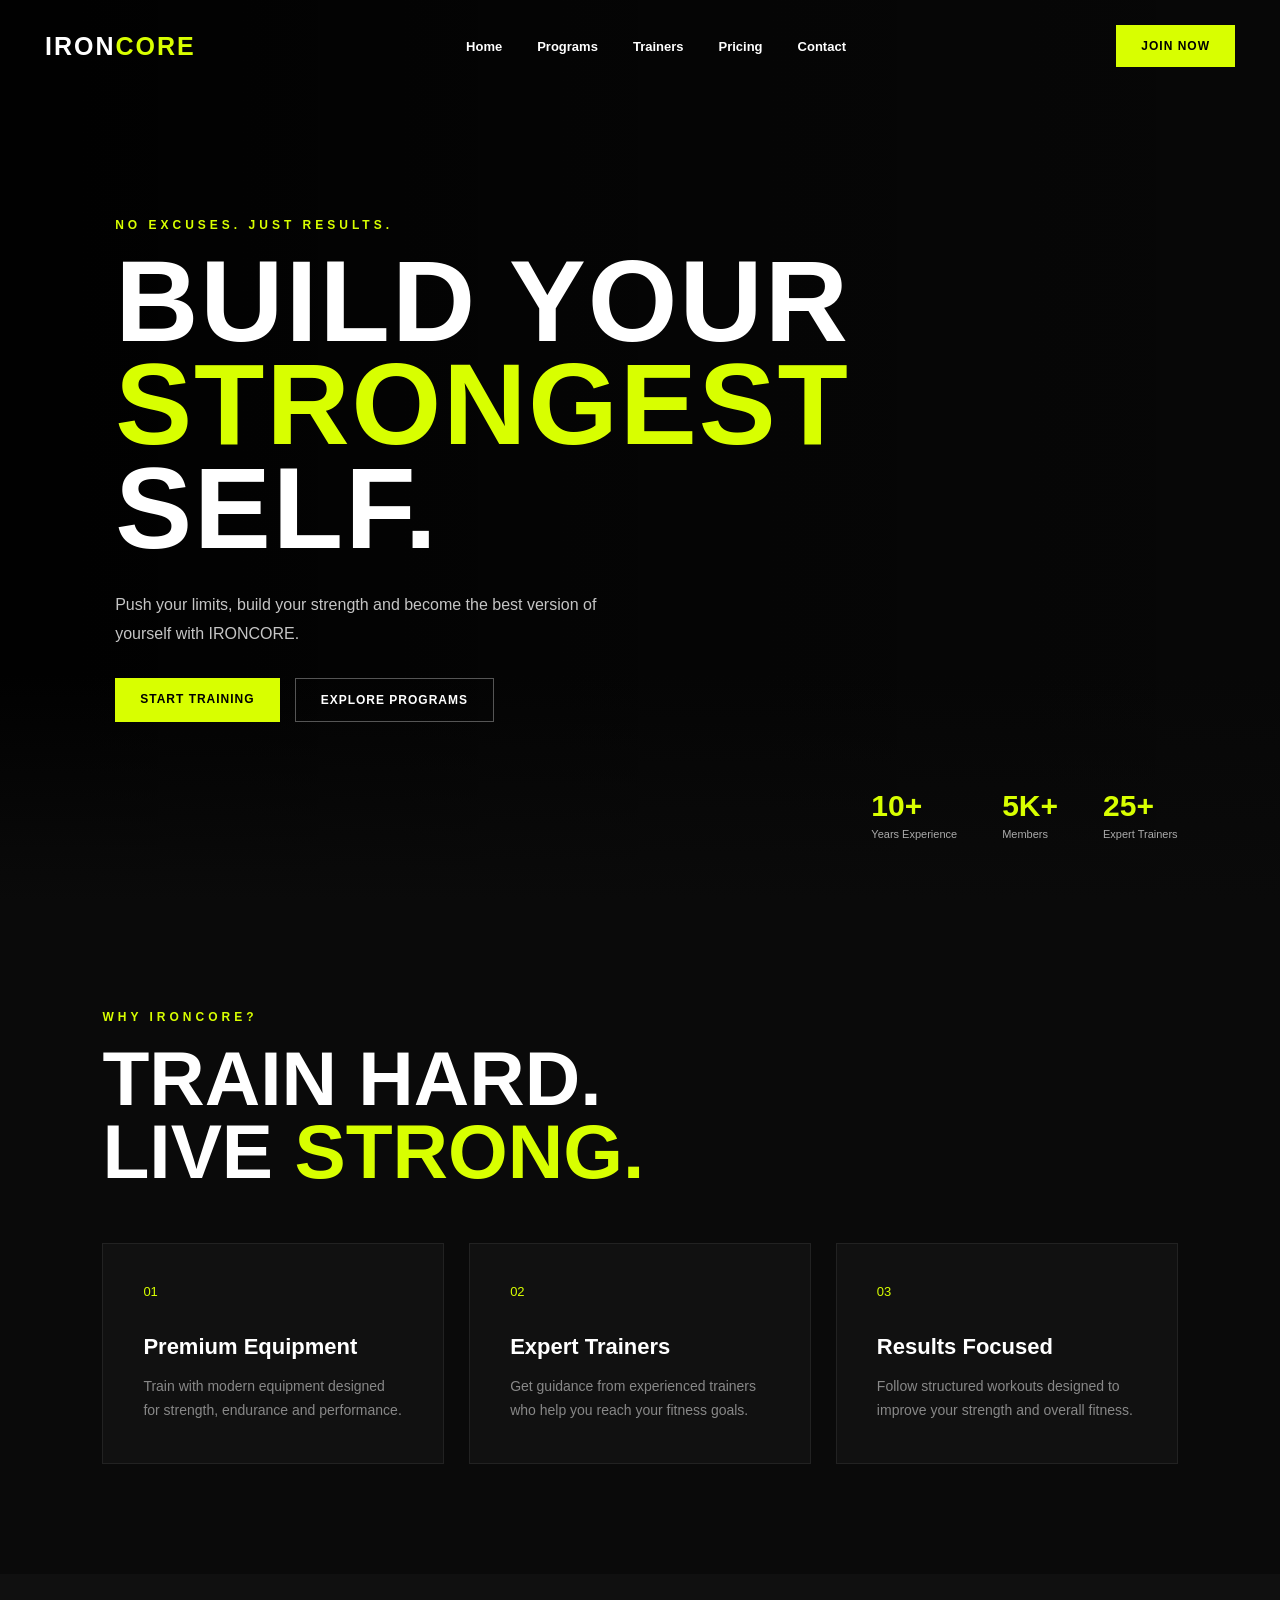
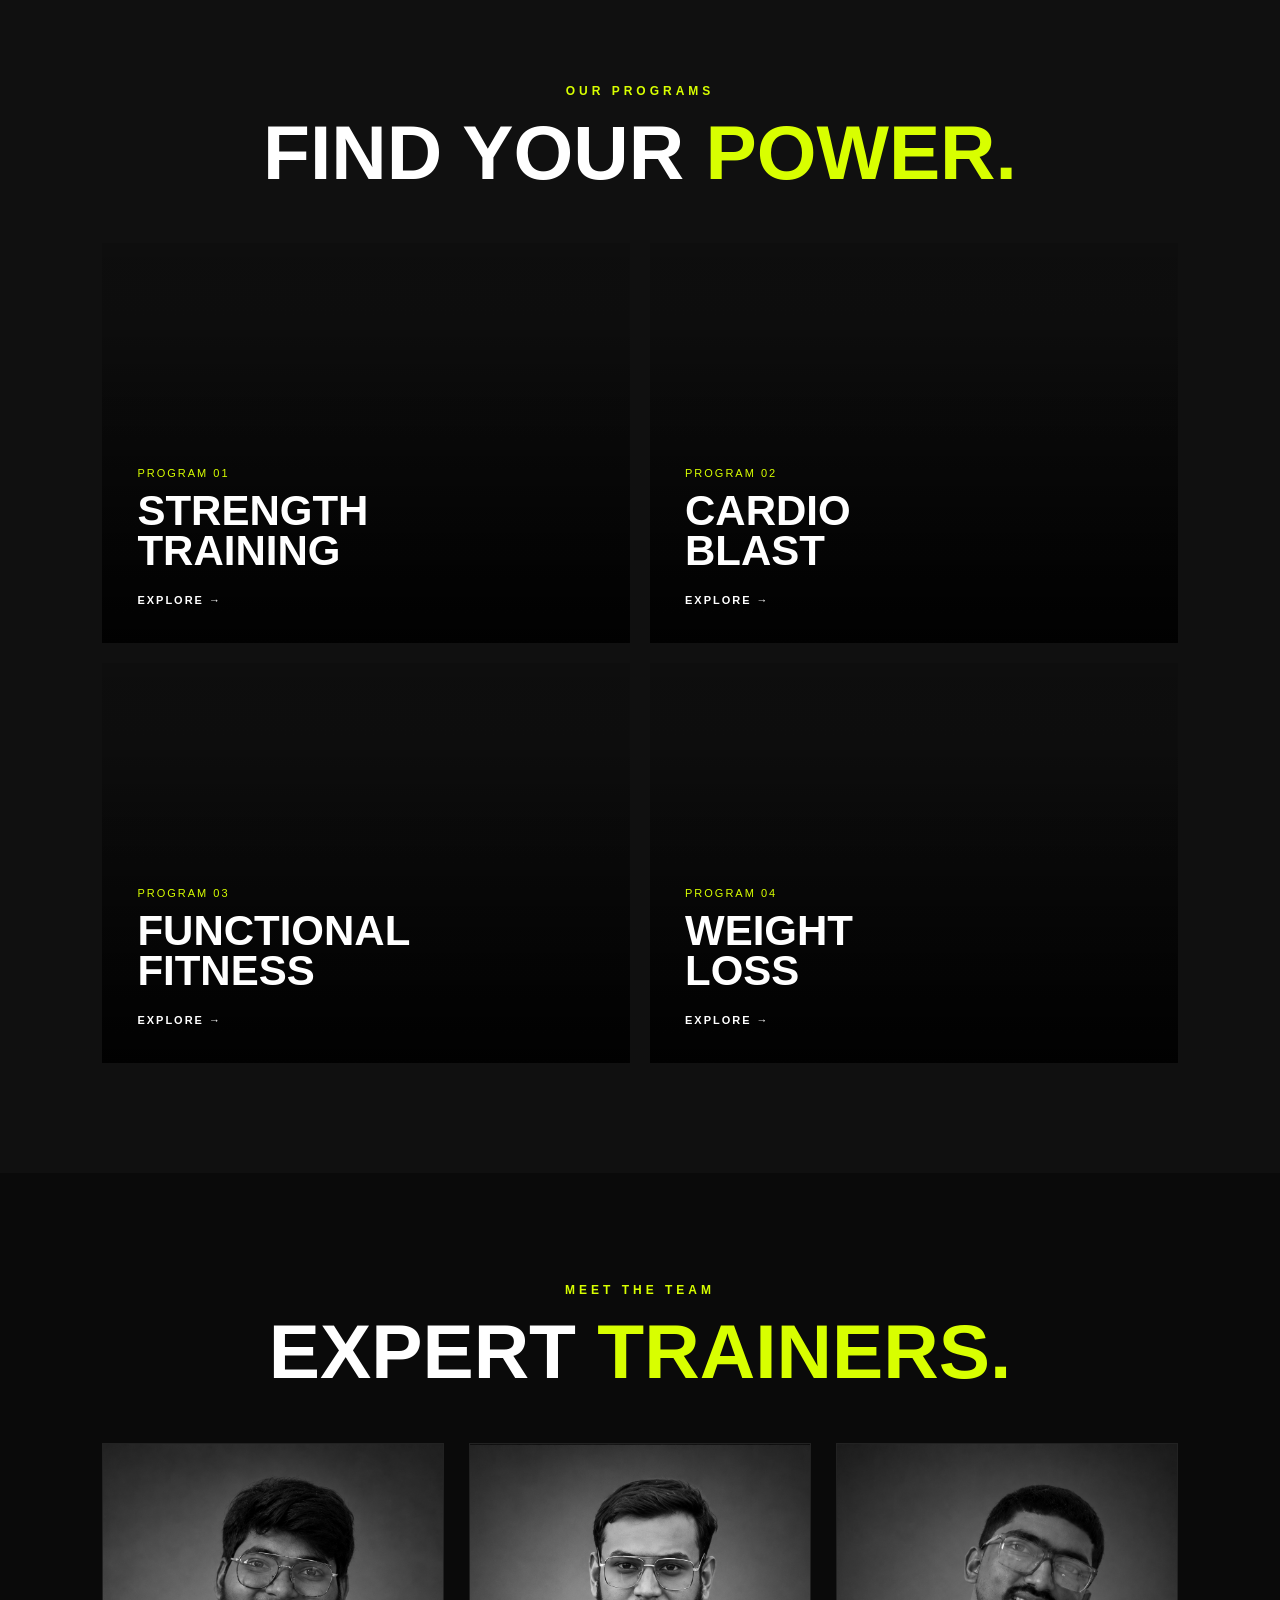
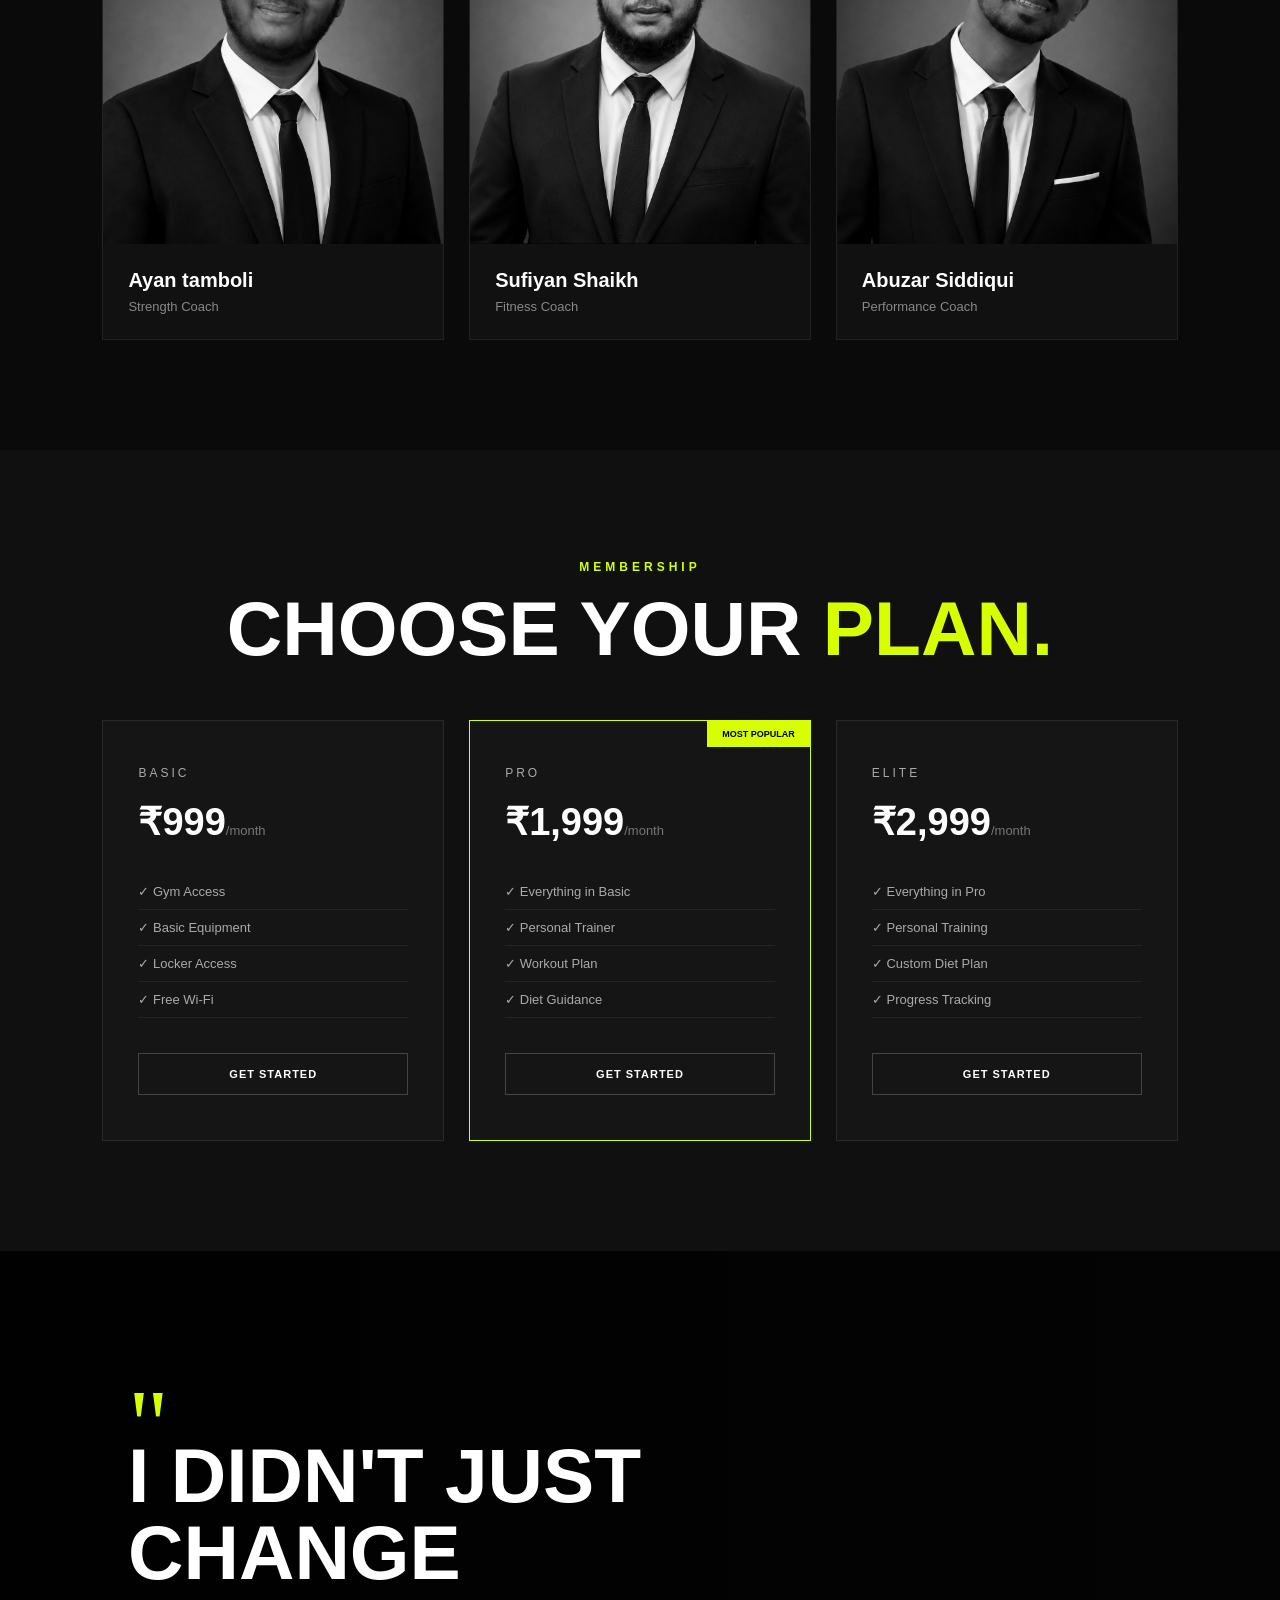
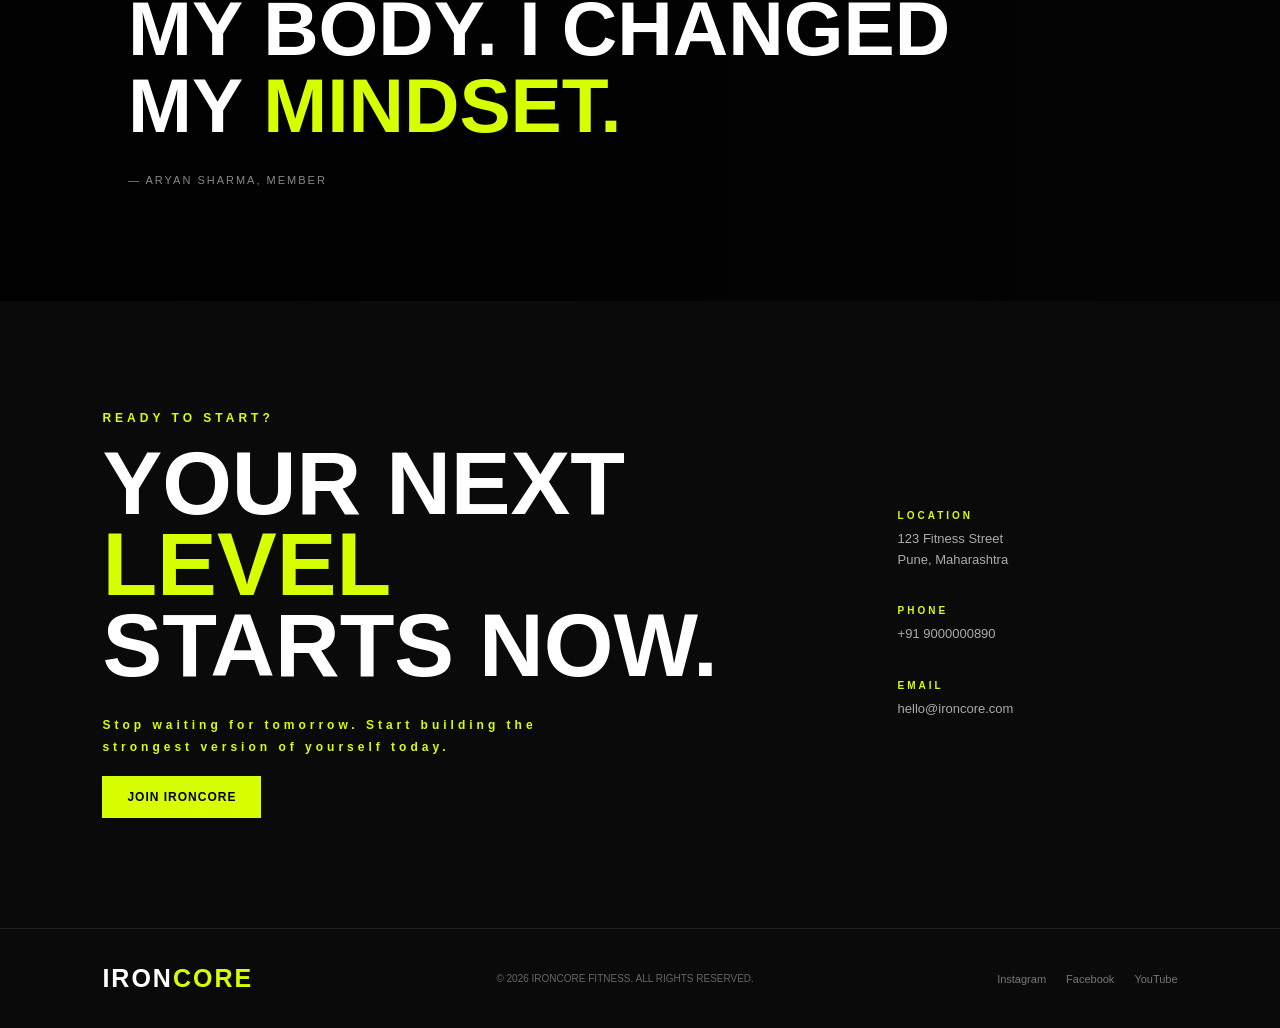
<file: Gym Landing Page/index.html>
<!DOCTYPE html>
<html lang="en">
<head>
    <meta charset="UTF-8">
    <meta name="viewport" content="width=device-width, initial-scale=1.0">
    <title>IRONCORE | Fitness & Training</title>
    <link rel="stylesheet" href="style.css">
</head>

<body>

<header>
    <nav class="navbar">
        <div class="logo">IRON<span>CORE</span></div>

        <ul class="nav-links">
            <li><a href="#home">Home</a></li>
            <li><a href="#programs">Programs</a></li>
            <li><a href="#trainers">Trainers</a></li>
            <li><a href="#pricing">Pricing</a></li>
            <li><a href="#contact">Contact</a></li>
        </ul>

        <a href="#pricing" class="nav-btn">JOIN NOW</a>
    </nav>
</header>

<main>

<section class="hero" id="home">
    <div class="hero-content">
        <p class="small-title">NO EXCUSES. JUST RESULTS.</p>

        <h1>
            BUILD YOUR<br>
            <span>STRONGEST</span> SELF.
        </h1>

        <p class="hero-text">
            Push your limits, build your strength and become
            the best version of yourself with IRONCORE.
        </p>

        <div class="hero-buttons">
            <a href="#pricing" class="primary-btn">START TRAINING</a>
            <a href="#programs" class="secondary-btn">EXPLORE PROGRAMS</a>
        </div>
    </div>

    <div class="hero-stats">
        <div>
            <h3>10+</h3>
            <p>Years Experience</p>
        </div>

        <div>
            <h3>5K+</h3>
            <p>Members</p>
        </div>

        <div>
            <h3>25+</h3>
            <p>Expert Trainers</p>
        </div>
    </div>
</section>


<section class="about">

    <div class="section-heading">
        <p>WHY IRONCORE?</p>

        <h2>
            TRAIN HARD.<br>
            LIVE <span>STRONG.</span>
        </h2>
    </div>

    <div class="features">

        <div class="feature-card">
            <div class="feature-number">01</div>

            <h3>Premium Equipment</h3>

            <p>
                Train with modern equipment designed for
                strength, endurance and performance.
            </p>
        </div>

        <div class="feature-card">
            <div class="feature-number">02</div>

            <h3>Expert Trainers</h3>

            <p>
                Get guidance from experienced trainers who
                help you reach your fitness goals.
            </p>
        </div>

        <div class="feature-card">
            <div class="feature-number">03</div>

            <h3>Results Focused</h3>

            <p>
                Follow structured workouts designed to
                improve your strength and overall fitness.
            </p>
        </div>

    </div>

</section>


<section class="programs" id="programs">

    <div class="section-heading center">
        <p>OUR PROGRAMS</p>

        <h2>
            FIND YOUR <span>POWER.</span>
        </h2>
    </div>

    <div class="program-grid">

        <div class="program-card strength">
            <div class="program-overlay">
                <p>PROGRAM 01</p>
                <h3>STRENGTH<br>TRAINING</h3>
                <a href="#">EXPLORE →</a>
            </div>
        </div>

        <div class="program-card cardio">
            <div class="program-overlay">
                <p>PROGRAM 02</p>
                <h3>CARDIO<br>BLAST</h3>
                <a href="#">EXPLORE →</a>
            </div>
        </div>

        <div class="program-card functional">
            <div class="program-overlay">
                <p>PROGRAM 03</p>
                <h3>FUNCTIONAL<br>FITNESS</h3>
                <a href="#">EXPLORE →</a>
            </div>
        </div>

        <div class="program-card weightloss">
            <div class="program-overlay">
                <p>PROGRAM 04</p>
                <h3>WEIGHT<br>LOSS</h3>
                <a href="#">EXPLORE →</a>
            </div>
        </div>

    </div>

</section>


<section class="trainers" id="trainers">

    <div class="section-heading center">
        <p>MEET THE TEAM</p>

        <h2>
            EXPERT <span>TRAINERS.</span>
        </h2>
    </div>

    <div class="trainer-grid">

        <div class="trainer-card">

            <div class="trainer-image trainer-one"></div>

            <div class="trainer-info">
                <h3>Ayan tamboli</h3>
                <p>Strength Coach</p>
            </div>

        </div>


        <div class="trainer-card">

            <div class="trainer-image trainer-two"></div>

            <div class="trainer-info">
                <h3>Sufiyan Shaikh</h3>
                <p>Fitness Coach</p>
            </div>

        </div>


        <div class="trainer-card">

            <div class="trainer-image trainer-three"></div>

            <div class="trainer-info">
                <h3>Abuzar Siddiqui</h3>
                <p>Performance Coach</p>
            </div>

        </div>

    </div>

</section>


<section class="pricing" id="pricing">

    <div class="section-heading center">
        <p>MEMBERSHIP</p>

        <h2>
            CHOOSE YOUR <span>PLAN.</span>
        </h2>
    </div>

    <div class="pricing-grid">

        <div class="price-card">

            <p class="plan-name">BASIC</p>

            <h3>
                ₹999<span>/month</span>
            </h3>

            <ul>
                <li>✓ Gym Access</li>
                <li>✓ Basic Equipment</li>
                <li>✓ Locker Access</li>
                <li>✓ Free Wi-Fi</li>
            </ul>

            <a href="#" class="price-btn">
                GET STARTED
            </a>

        </div>


        <div class="price-card popular">

            <div class="popular-tag">
                MOST POPULAR
            </div>

            <p class="plan-name">PRO</p>

            <h3>
                ₹1,999<span>/month</span>
            </h3>

            <ul>
                <li>✓ Everything in Basic</li>
                <li>✓ Personal Trainer</li>
                <li>✓ Workout Plan</li>
                <li>✓ Diet Guidance</li>
            </ul>

            <a href="#" class="price-btn">
                GET STARTED
            </a>

        </div>


        <div class="price-card">

            <p class="plan-name">ELITE</p>

            <h3>
                ₹2,999<span>/month</span>
            </h3>

            <ul>
                <li>✓ Everything in Pro</li>
                <li>✓ Personal Training</li>
                <li>✓ Custom Diet Plan</li>
                <li>✓ Progress Tracking</li>
            </ul>

            <a href="#" class="price-btn">
                GET STARTED
            </a>

        </div>

    </div>

</section>


<section class="testimonial">

    <div class="quote">

        <p class="quote-mark">"</p>

        <h2>
            I DIDN'T JUST CHANGE<br>
            MY BODY. I CHANGED<br>
            MY <span>MINDSET.</span>
        </h2>

        <p class="member">
            — ARYAN SHARMA, MEMBER
        </p>

    </div>

</section>


<section class="contact" id="contact">

    <div class="contact-content">

        <p>READY TO START?</p>

        <h2>
            YOUR NEXT<br>
            <span>LEVEL</span> STARTS NOW.
        </h2>

        <p class="contact-text">
            Stop waiting for tomorrow. Start building
            the strongest version of yourself today.
        </p>

        <a href="#" class="primary-btn">
            JOIN IRONCORE
        </a>

    </div>


    <div class="contact-box">

        <div>
            <h4>LOCATION</h4>
            <p>
                123 Fitness Street<br>
                Pune, Maharashtra
            </p>
        </div>

        <div>
            <h4>PHONE</h4>
            <p>+91 9000000890</p>
        </div>

        <div>
            <h4>EMAIL</h4>
            <p>hello@ironcore.com</p>
        </div>

    </div>

</section>

</main>


<footer>

    <div class="logo">
        IRON<span>CORE</span>
    </div>

    <p>
        © 2026 IRONCORE FITNESS. ALL RIGHTS RESERVED.
    </p>

    <div class="socials">
        <a href="#">Instagram</a>
        <a href="#">Facebook</a>
        <a href="#">YouTube</a>
    </div>

</footer>

</body>
</html>
</file>
<file: Gym Landing Page/style.css>
* {
    margin: 0;
    padding: 0;
    box-sizing: border-box;
}

html {
    scroll-behavior: smooth;
}

body {
    font-family: 'Inter', sans-serif;
    background: #0a0a0a;
    color: #fff;
}

a {
    text-decoration: none;
    color: inherit;
}

header {
    position: absolute;
    top: 0;
    width: 100%;
    z-index: 10;
}

.navbar {
    max-width: 1250px;
    margin: auto;
    padding: 25px 30px;
    display: flex;
    align-items: center;
    justify-content: space-between;
}

.logo {
    font-size: 25px;
    font-weight: 800;
    letter-spacing: 2px;
}

.logo span {
    color: #d8ff00;
}

.nav-links {
    display: flex;
    gap: 35px;
    list-style: none;
}

.nav-links a {
    font-size: 13px;
    font-weight: 600;
    transition: 0.3s;
}

.nav-links a:hover {
    color: #d8ff00;
}

.nav-btn,
.primary-btn {
    display: inline-block;
    padding: 14px 25px;
    background: #d8ff00;
    color: #000;
    font-size: 12px;
    font-weight: 800;
    letter-spacing: 1px;
    transition: 0.3s;
}

.nav-btn:hover,
.primary-btn:hover {
    background: #fff;
    transform: translateY(-3px);
}

.hero {
    min-height: 100vh;
    position: relative;
    display: flex;
    align-items: center;
    padding: 120px 9% 80px;
    overflow: hidden;

    background:
        linear-gradient(
            90deg,
            rgba(0,0,0,0.95),
            rgba(0,0,0,0.55),
            rgba(0,0,0,0.3)
        ),
        url("https://images.unsplash.com/photo-1581009146145-b5ef050c2e1e?auto=format&fit=crop&w=2000&q=90");

    background-size: cover;
    background-position: center;
}

.hero::after {
    content: "";
    position: absolute;
    inset: 0;
    background: linear-gradient(0deg, #0a0a0a, transparent 25%);
    pointer-events: none;
}

.hero-content {
    max-width: 750px;
    position: relative;
    z-index: 2;
    animation: slideUp 1s ease;
}

.small-title,
.section-heading p,
.contact-content > p {
    color: #d8ff00;
    font-size: 12px;
    font-weight: 800;
    letter-spacing: 4px;
    margin-bottom: 18px;
}

.hero h1 {
    font-family: 'Anton', sans-serif;
    font-size: clamp(65px, 9vw, 125px);
    line-height: 0.9;
    letter-spacing: 2px;
}

.hero h1 span,
.section-heading span,
.contact-content span,
.quote span {
    color: #d8ff00;
}

.hero-text {
    max-width: 520px;
    color: #c5c5c5;
    line-height: 1.8;
    margin: 30px 0;
}

.hero-buttons {
    display: flex;
    gap: 15px;
    flex-wrap: wrap;
}

.secondary-btn {
    padding: 14px 25px;
    border: 1px solid #555;
    font-size: 12px;
    font-weight: 800;
    letter-spacing: 1px;
    transition: 0.3s;
}

.secondary-btn:hover {
    border-color: #d8ff00;
    color: #d8ff00;
}

.hero-stats {
    position: absolute;
    right: 8%;
    bottom: 60px;
    z-index: 3;
    display: flex;
    gap: 45px;
}

.hero-stats h3 {
    color: #d8ff00;
    font-size: 30px;
}

.hero-stats p {
    color: #aaa;
    font-size: 11px;
    margin-top: 5px;
}

.about,
.programs,
.trainers,
.pricing {
    padding: 110px 8%;
}

.section-heading {
    margin-bottom: 55px;
}

.section-heading h2 {
    font-family: 'Anton', sans-serif;
    font-size: clamp(50px, 6vw, 80px);
    line-height: 0.95;
}

.center {
    text-align: center;
}

.features {
    display: grid;
    grid-template-columns: repeat(3, 1fr);
    gap: 25px;
}

.feature-card {
    padding: 40px;
    background: #111;
    border: 1px solid #222;
    transition: 0.4s;
}

.feature-card:hover {
    transform: translateY(-10px);
    border-color: #d8ff00;
}

.feature-number {
    color: #d8ff00;
    font-size: 13px;
    margin-bottom: 35px;
}

.feature-card h3 {
    font-size: 22px;
    margin-bottom: 15px;
}

.feature-card p {
    color: #888;
    line-height: 1.7;
    font-size: 14px;
}

.programs {
    background: #101010;
}

.program-grid {
    display: grid;
    grid-template-columns: repeat(2, 1fr);
    gap: 20px;
}

.program-card {
    height: 400px;
    position: relative;
    overflow: hidden;
    background-size: cover;
    background-position: center;
    transition: 0.4s;
}

.strength {
    background-image:
        linear-gradient(rgba(0,0,0,0.15), rgba(0,0,0,0.35)),
        url("https://images.unsplash.com/photo-1583454110551-21f2fa2afe61?auto=format&fit=crop&w=1000&q=85");
}

.cardio {
    background-image:
        linear-gradient(rgba(0,0,0,0.15), rgba(0,0,0,0.35)),
        url("https://images.unsplash.com/photo-1538805060514-97d9cc17730c?auto=format&fit=crop&w=1000&q=85");
}

.functional {
    background-image:
        linear-gradient(rgba(0,0,0,0.15), rgba(0,0,0,0.35)),
        url("https://images.unsplash.com/photo-1534438327276-14e5300c3a48?auto=format&fit=crop&w=1000&q=85");
}

.weightloss {
    background-image:
        linear-gradient(rgba(0,0,0,0.15), rgba(0,0,0,0.35)),
        url("https://images.unsplash.com/photo-1599058917212-d750089bc07e?auto=format&fit=crop&w=1000&q=85");
}

.program-card:hover {
    transform: scale(0.98);
}

.program-card::after {
    content: "";
    position: absolute;
    inset: 0;
    background: linear-gradient(
        transparent 20%,
        rgba(0,0,0,0.9)
    );
}

.program-overlay {
    position: absolute;
    bottom: 35px;
    left: 35px;
    z-index: 2;
}

.program-overlay p {
    color: #d8ff00;
    font-size: 11px;
    letter-spacing: 2px;
    margin-bottom: 12px;
}

.program-overlay h3 {
    font-family: 'Anton', sans-serif;
    font-size: 42px;
    line-height: 0.95;
    margin-bottom: 20px;
}

.program-overlay a {
    font-size: 11px;
    font-weight: 800;
    letter-spacing: 2px;
}

.trainers {
    background: #0a0a0a;
}

.trainer-grid {
    display: grid;
    grid-template-columns: repeat(3, 1fr);
    gap: 25px;
}

.trainer-card {
    background: #111;
    overflow: hidden;
    border: 1px solid #222;
    transition: 0.4s;
}

.trainer-card:hover {
    border-color: #d8ff00;
    transform: translateY(-8px);
}

.trainer-image {
    height: 400px;
    background-size: cover;
    background-position: center top;
    filter: grayscale(100%);
    transition: 0.5s;
}

.trainer-one {
    background-image: url("trainer1.jpg.png");
}

.trainer-two {
    background-image: url("trainer2.jpg.jpg");
}

.trainer-three {
    background-image: url("trainer3.jpg.png");
}

.trainer-card:hover .trainer-image {
    filter: grayscale(0);
    transform: scale(1.05);
}

.trainer-info {
    padding: 25px;
}

.trainer-info h3 {
    font-size: 20px;
    margin-bottom: 7px;
}

.trainer-info p {
    color: #888;
    font-size: 13px;
}

.pricing {
    background: #101010;
}

.pricing-grid {
    display: grid;
    grid-template-columns: repeat(3, 1fr);
    gap: 25px;
    max-width: 1100px;
    margin: auto;
}

.price-card {
    position: relative;
    background: #151515;
    border: 1px solid #292929;
    padding: 45px 35px;
    transition: 0.4s;
}

.price-card:hover {
    transform: translateY(-10px);
    border-color: #d8ff00;
}

.price-card.popular {
    border: 1px solid #d8ff00;
}

.popular-tag {
    position: absolute;
    top: 0;
    right: 0;
    padding: 8px 15px;
    background: #d8ff00;
    color: #000;
    font-size: 9px;
    font-weight: 800;
}

.plan-name {
    color: #aaa;
    letter-spacing: 3px;
    font-size: 12px;
    margin-bottom: 20px;
}

.price-card h3 {
    font-size: 38px;
    margin-bottom: 30px;
}

.price-card h3 span {
    font-size: 13px;
    color: #777;
    font-weight: 400;
}

.price-card ul {
    list-style: none;
    margin-bottom: 35px;
}

.price-card li {
    color: #aaa;
    padding: 10px 0;
    border-bottom: 1px solid #242424;
    font-size: 13px;
}

.price-btn {
    display: block;
    text-align: center;
    border: 1px solid #444;
    padding: 14px;
    font-size: 11px;
    font-weight: 800;
    letter-spacing: 1px;
    transition: 0.3s;
}

.price-btn:hover {
    background: #d8ff00;
    color: #000;
    border-color: #d8ff00;
}

.testimonial {
    min-height: 650px;
    display: flex;
    align-items: center;
    padding: 100px 10%;

    background:
        linear-gradient(
            90deg,
            rgba(0,0,0,0.95),
            rgba(0,0,0,0.6)
        ),
        url("https://images.unsplash.com/photo-1583454110551-21f2fa2afe61?auto=format&fit=crop&w=1800&q=90");

    background-size: cover;
    background-position: center;
}

.quote {
    max-width: 850px;
}

.quote-mark {
    color: #d8ff00;
    font-size: 100px;
    font-family: Georgia, serif;
    height: 70px;
}

.quote h2 {
    font-family: 'Anton', sans-serif;
    font-size: clamp(45px, 6vw, 80px);
    line-height: 1;
}

.member {
    color: #888;
    font-size: 11px;
    letter-spacing: 2px;
    margin-top: 30px;
}

.contact {
    padding: 110px 8%;
    display: flex;
    justify-content: space-between;
    gap: 70px;
}

.contact-content {
    max-width: 650px;
}

.contact-content h2 {
    font-family: 'Anton', sans-serif;
    font-size: clamp(55px, 7vw, 90px);
    line-height: 0.9;
}

.contact-text {
    color: #888;
    max-width: 450px;
    line-height: 1.8;
    margin: 30px 0;
}

.contact-box {
    min-width: 280px;
    display: flex;
    flex-direction: column;
    gap: 35px;
    justify-content: center;
}

.contact-box h4 {
    color: #d8ff00;
    font-size: 10px;
    letter-spacing: 3px;
    margin-bottom: 8px;
}

.contact-box p {
    color: #aaa;
    font-size: 13px;
    line-height: 1.6;
}

footer {
    padding: 35px 8%;
    border-top: 1px solid #222;
    display: flex;
    align-items: center;
    justify-content: space-between;
    gap: 20px;
}

footer p {
    color: #666;
    font-size: 10px;
}

.socials {
    display: flex;
    gap: 20px;
}

.socials a {
    color: #777;
    font-size: 11px;
}

.socials a:hover {
    color: #d8ff00;
}

@keyframes slideUp {

    from {
        opacity: 0;
        transform: translateY(50px);
    }

    to {
        opacity: 1;
        transform: translateY(0);
    }
}

@media (max-width: 900px) {

    .nav-links {
        display: none;
    }

    .hero {
        padding: 140px 7% 100px;
    }

    .hero-stats {
        position: static;
        margin-top: 70px;
        flex-wrap: wrap;
    }

    .features,
    .trainer-grid,
    .pricing-grid {
        grid-template-columns: 1fr;
    }

    .program-grid {
        grid-template-columns: 1fr;
    }

    .contact {
        flex-direction: column;
    }

    footer {
        flex-direction: column;
        text-align: center;
    }
}

@media (max-width: 550px) {

    .navbar {
        padding: 20px;
    }

    .nav-btn {
        display: none;
    }

    .hero h1 {
        font-size: 62px;
    }

    .hero-stats {
        gap: 25px;
    }

    .about,
    .programs,
    .trainers,
    .pricing,
    .contact {
        padding: 80px 6%;
    }

    .program-card {
        height: 330px;
    }

    .trainer-image {
        height: 380px;
    }

    .contact-box {
        min-width: auto;
    }
}
</file>
